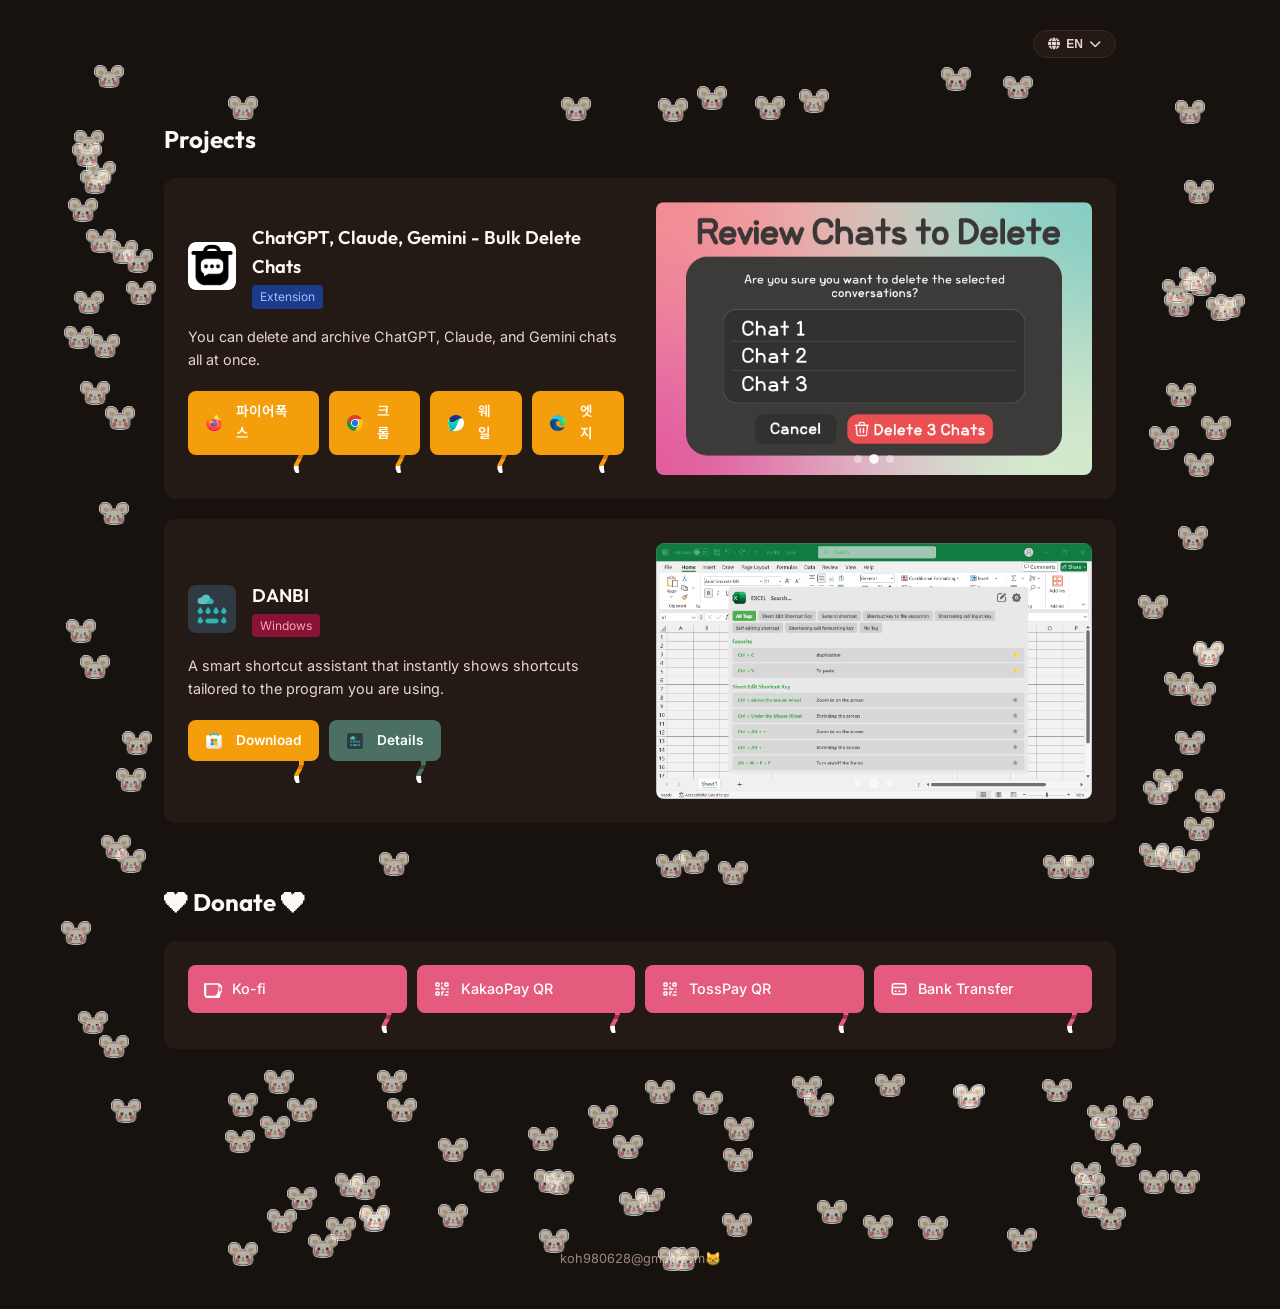
<file: index.html>
<!DOCTYPE html>
<html lang="ko">

<head>
  <meta charset="UTF-8">
  <meta name="viewport" content="width=device-width, initial-scale=1.0">
  <title data-i18n="title">😸LAON</title>
  <link rel="stylesheet" href="style.css">
  <link rel="stylesheet" href="https://cdnjs.cloudflare.com/ajax/libs/font-awesome/6.4.0/css/all.min.css">
</head>

<body>

  <!-- 헤더 프로필 영역 -->
  <header>
    <div class="header-lang-container">
      <button class="header-lang-btn" id="header-lang-btn">
        <i class="fa-solid fa-globe"></i> EN <i class="fa-solid fa-chevron-down"></i>
      </button>
      <div class="header-lang-dropdown" id="header-lang-dropdown">
        <a href="#" class="lang-option" data-lang="en">EN (English)</a>
        <a href="#" class="lang-option" data-lang="ko">KO (한국어)</a>
        <a href="#" class="lang-option" data-lang="ja">JA (日本語)</a>
        <a href="#" class="lang-option" data-lang="zh">ZH (中文)</a>
        <a href="#" class="lang-option" data-lang="es">ES (Español)</a>
        <a href="#" class="lang-option" data-lang="fr">FR (Français)</a>
        <a href="#" class="lang-option" data-lang="de">DE (Deutsch)</a>
        <a href="#" class="lang-option" data-lang="ru">RU (Русский)</a>
      </div>
    </div>
    <!-- 프로필 설명 숨기기
    <div class="header-container">
      <div class="profile-avatar">
        <iframe src="https://giphy.com/embed/NfzERYyiWcXU4" width="150" height="150" frameBorder="0" class="giphy-embed"
          style="border-radius: 50%; pointer-events: none;" allowFullScreen></iframe>
      </div>
      <div class="profile-info">
        <h1 data-i18n="header_welcome">안녕하세요옹~~~ 😸</h1>
        <p data-i18n="header_desc">편리하고 유용한 확장 프로그램과 데스크톱 도구를 제작합니다.<br>후원은 지속적인 서비스 개발과 유지보수에 아주 큰 힘이 됩니다!</p>
      </div>
    -->
    </div>
  </header>

  <!-- 메인 콘텐트 -->
  <main>

    <!-- 1. 프로젝트 소개 섹션 -->
    <section id="projects">
      <h2 data-i18n="sec_projects">프로젝트</h2>
      <div class="projects-grid">
        <article class="glass-card project-card">
          <div class="project-body">
            <div class="project-info-side">
              <div class="project-header">
                <img class="project-logo" src="logo/gpt extension logo.png" alt="Extension Logo">
                <div class="project-title">
                  <h3 data-i18n="project1_title">ChatGPT - GPT 채팅 일괄 보관 및 삭제</h3>
                  <span class="project-badge" data-i18n="badge_extension">확장 프로그램</span>
                </div>
              </div>
              <p class="project-desc" data-i18n="project1_desc">원하는 ChatGPT 대화 탭들을 선택하여 원클릭으로 보관하거나 삭제하는 강력한 생산성 확장
                프로그램입니다.
              </p>
              <div class="project-links">
                <a href="https://addons.mozilla.org/firefox/addon/ai-chats-bulk-delete/" target="_blank"
                  class="btn btn-primary" id="btn-ext-store">
                  <img class="store-svg-icon" src="logo/firefox.svg" alt="Firefox Logo"
                    style="vertical-align: middle; margin-right: 6px;">
                  파이어폭스
                </a>
                <a href="https://chromewebstore.google.com/detail/onkgclhgahifgcmlanepmiodcfbfenig?utm_source=item-share-cb"
                  target="_blank" class="btn btn-primary" id="btn-ext-store">
                  <img class="store-svg-icon" src="logo/chrome.svg" alt="Chrome Logo"
                    style="vertical-align: middle; margin-right: 6px;">
                  크롬
                </a>
                <a href="https://store.whale.naver.com/detail/jankkhgcfgfmhkidgklkialiofajngod" target="_blank"
                  class="btn btn-primary" id="btn-ext-store">
                  <img class="store-svg-icon" src="logo/whale.svg" alt="Whale Logo"
                    style="vertical-align: middle; margin-right: 6px;">
                  웨일
                </a>
                <a href="https://microsoftedge.microsoft.com/addons/detail/cefenfejcmmmejpilemgagpblkdncmoe"
                  target="_blank" class="btn btn-primary" id="btn-ext-store">
                  <img class="store-svg-icon" src="logo/edge.svg" alt="Edge Logo"
                    style="vertical-align: middle; margin-right: 6px;">
                  엣지
                </a>
              </div>
            </div>
            <div class="project-preview-side">
              <div class="project-preview slider-container" style="aspect-ratio: 16 / 10;">
                <div class="slider-wrapper">
                  <img src="Screenshot\이미지1.png" class="slide active" alt="Excel Preview">
                  <img src="Screenshot\이미지2.png" class="slide" alt="Photoshop Preview">
                  <img src="Screenshot\이미지3.png" class="slide" alt="VSCode Preview">
                </div>
                <div class="slider-dots">
                  <span class="dot active" data-index="0"></span>
                  <span class="dot" data-index="1"></span>
                  <span class="dot" data-index="2"></span>
                </div>
              </div>
            </div>
          </div>
        </article>

        <!-- 카드 2: PC 프로그램 -->
        <article class="glass-card project-card">
          <div class="project-body">
            <div class="project-info-side">
              <div class="project-header">
                <img class="project-logo" src="logo/danbi logo.png" alt="PC App Logo">
                <div class="project-title">
                  <h3 data-i18n="project2_title">DANBI-단비</h3>
                  <span class="project-badge pc">Windows</span>
                </div>
              </div>
              <p class="project-desc" data-i18n="project2_desc">내가 사용하는 프로그램에 맞춰 단축키를 즉시 보여주는 똑똑한 단축키 비서입니다.</p>
              <div class="project-links">
                <a href="ms-windows-store://pdp/?productid=9P1VXC5JP772" target="_blank" class="btn btn-primary"
                  id="btn-pc-download">
                  <img class="store-svg-icon" src="logo/windows.svg" alt="Windows Logo">
                  <span data-i18n="btn_download">다운로드</span>
                </a>
                <a href="https://danbi.raon.workers.dev/" target="_blank" class="btn btn-secondary" id="btn-pc-info">
                  <img class="store-svg-icon" src="logo/danbi logo.png" alt="Danbi Logo"
                    style="vertical-align: middle; margin-right: 6px;"><span data-i18n="btn_detail">상세 보기</span>
                </a>
              </div>
            </div>
            <div class="project-preview-side">
              <div class="project-preview slider-container" style="aspect-ratio: 1455 / 855;">
                <div class="slider-wrapper">
                  <img src="Screenshot\danbi-vscode.png" class="slide active" alt="VSCode Preview">
                  <img src="Screenshot\danbi-excel.png" class="slide" alt="Excel Preview">
                  <img src="Screenshot\danbi-photoshop.png" class="slide" alt="Photoshop Preview">
                </div>
                <div class="slider-dots">
                  <span class="dot active" data-index="0"></span>
                  <span class="dot" data-index="1"></span>
                  <span class="dot" data-index="2"></span>
                </div>
              </div>
            </div>
          </div>
        </article>

      </div>
    </section>

    <!-- 2. 후원하기 레이아웃 -->
    <section id="donation">
      <h2 data-i18n="sec_donation">❤ 후원 ❤</h2>
      <div class="donation-layout">

        <!-- 후원 수단 -->
        <div class="glass-card donation-platforms">
          <div>
            <div class="platform-buttons">
              <!-- Ko-fi -->
              <a href="https://ko-fi.com/laon28" target="_blank" class="donation-btn kofi" id="btn-kofi">
                <svg fill="currentColor" viewBox="0 0 24 24">
                  <path
                    d="M23.881 8.948c-.773-4.085-4.859-4.593-4.859-4.593H.723c-.604 0-.679.798-.679.798s-.082 7.324-.022 11.822c.164 12.25 15.351 11.12 15.351 11.12s5.155-.224 5.928-6.194c.773-5.97 3.256-4.908 3.256-8.23 0-3.323-.698-4.723-.698-4.723zm-5.748 7.387c-.822 5.086-4.98 4.723-4.98 4.723H3.023V6.269h13.684s2.855-.181 2.855 3.513c-.001 3.693-1.43 6.553-1.43 6.553zm4.614-2.81c-.575 2.115-2.298 2.236-2.298 2.236V9.066s1.692-.091 2.298 2.024c.604 2.115.575 2.435 0 4.435z" />
                </svg>
                Ko-fi
              </a>
              <!-- Patreon -->
              <!-- <a href="https://patreon.com" target="_blank" class="donation-btn patreon" id="btn-patreon">
                <svg fill="currentColor" viewBox="0 0 24 24">
                  <path
                    d="M0 .008h4.156v23.984H0V.008zm15.719 0c-4.57 0-8.275 3.703-8.275 8.27 0 4.57 3.705 8.276 8.275 8.276 4.561 0 8.281-3.706 8.281-8.275 0-4.568-3.72-8.27-8.281-8.27z" />
                </svg>
                Patreon
              </a> -->
              <!-- 카카오페이 QR -->
              <a href="#" class="donation-btn kakaopay" id="btn-kakaopay">
                <svg fill="none" stroke="currentColor" stroke-width="2" viewBox="0 0 24 24">
                  <path stroke-linecap="round" stroke-linejoin="round"
                    d="M12 4v1m6 11h2m-6 0h-2v4m0-11v3m0 0h.01M12 12h4.01M16 20h4M4 12h4m12 0h.01M5 8h2a1 1 0 001-1V5a1 1 0 00-1-1H5a1 1 0 00-1 1v2a1 1 0 001 1zm12 0h2a1 1 0 001-1V5a1 1 0 00-1-1h-2a1 1 0 00-1 1v2a1 1 0 001 1zM5 20h2a1 1 0 001-1v-2a1 1 0 00-1-1H5a1 1 0 00-1 1v2a1 1 0 001 1z" />
                </svg>
                <span data-i18n="btn_kakaopay">카카오페이 QR</span>
              </a>
              <!-- 토스페이 QR -->
              <a href="#" class="donation-btn tosspay" id="btn-tosspay">
                <svg fill="none" stroke="currentColor" stroke-width="2" viewBox="0 0 24 24">
                  <path stroke-linecap="round" stroke-linejoin="round"
                    d="M12 4v1m6 11h2m-6 0h-2v4m0-11v3m0 0h.01M12 12h4.01M16 20h4M4 12h4m12 0h.01M5 8h2a1 1 0 001-1V5a1 1 0 00-1-1H5a1 1 0 00-1 1v2a1 1 0 001 1zm12 0h2a1 1 0 001-1V5a1 1 0 00-1-1h-2a1 1 0 00-1 1v2a1 1 0 001 1zM5 20h2a1 1 0 001-1v-2a1 1 0 00-1-1H5a1 1 0 00-1 1v2a1 1 0 001 1z" />
                </svg>
                <span data-i18n="btn_tosspay">토스페이 QR</span>
              </a>
              <!-- 계좌 후원 -->
              <a href="#" class="donation-btn bank" id="btn-bank">
                <svg fill="none" stroke="currentColor" stroke-width="2" viewBox="0 0 24 24">
                  <path stroke-linecap="round" stroke-linejoin="round"
                    d="M3 10h18M7 15h1m4 0h1m-7 4h12a3 3 0 003-3V8a3 3 0 00-3-3H6a3 3 0 00-3 3v8a3 3 0 003 3z" />
                </svg>
                <span data-i18n="btn_bank">계좌이체 후원</span>
              </a>


            </div>
          </div>


        </div>

      </div>

      </div>
    </section>

  </main>

  <!-- 3. 계좌이체 모달 -->
  <div class="modal" id="modal-bank">
    <div class="modal-backdrop"></div>
    <div class="modal-content">
      <button class="modal-close" aria-label="닫기">
        <svg width="24" height="24" fill="none" stroke="currentColor" stroke-width="2" viewBox="0 0 24 24">
          <path stroke-linecap="round" stroke-linejoin="round" d="M6 18L18 6M6 6l12 12" />
        </svg>
      </button>
      <h3 data-i18n="modal_bank_title">계좌이체 후원</h3>
      <p style="color: var(--text-secondary); font-size: 0.9rem; margin-top: 8px;" data-i18n="modal_bank_desc">아래 계좌번호로
        따뜻한 마음을 보내주세요.</p>
      <div class="modal-bank-info">
        <div class="modal-bank-title" data-i18n="modal_bank_name">토스</div>
        <div class="modal-bank-account" id="bank-account-number">1000-0604-2530</div>
      </div>
      <button class="btn btn-primary" style="width: 100%;" id="btn-copy-account" data-i18n="modal_bank_copy">계좌번호
        복사하기</button>
    </div>
  </div>
  <!-- 4. 카카오페이 모달 -->
  <div class="modal" id="modal-kakaopay">
    <div class="modal-backdrop"></div>
    <div class="modal-content">
      <button class="modal-close" aria-label="닫기">
        <svg width="24" height="24" fill="none" stroke="currentColor" stroke-width="2" viewBox="0 0 24 24">
          <path stroke-linecap="round" stroke-linejoin="round" d="M6 18L18 6M6 6l12 12" />
        </svg>
      </button>
      <h3 data-i18n="modal_kakaopay_title">카카오페이 QR 코드</h3>
      <p style="color: var(--text-secondary); font-size: 0.9rem; margin-top: 8px;" data-i18n="modal_kakaopay_desc">
        스마트폰으로 스캔하여 간편하게 송금하실 수 있습니다.</p>
      <div class="modal-qr-img">
        <img src="cat\qr.png" alt="카카오페이 QR 코드">
      </div>
    </div>
  </div>
  <!-- 5. 토스페이 모달 -->
  <div class="modal" id="modal-tosspay">
    <div class="modal-backdrop"></div>
    <div class="modal-content">
      <button class="modal-close" aria-label="닫기">
        <svg width="24" height="24" fill="none" stroke="currentColor" stroke-width="2" viewBox="0 0 24 24">
          <path stroke-linecap="round" stroke-linejoin="round" d="M6 18L18 6M6 6l12 12" />
        </svg>
      </button>
      <h3 data-i18n="modal_tosspay_title">토스페이 QR 코드</h3>
      <p style="color: var(--text-secondary); font-size: 0.9rem; margin-top: 8px;" data-i18n="modal_kakaopay_desc">
        스마트폰으로 스캔하여 간편하게 송금하실 수 있습니다.</p>
      <div class="modal-qr-img">
        <img src="cat\qr2.png" alt="토스페이 QR 코드">
      </div>
    </div>  
  </div>

  <!-- 푸터 -->
  <footer>
    <p>koh980628@gmail.com😸</p>
  </footer>

  <script src="app.js"></script>
</body>

</html>
</file>
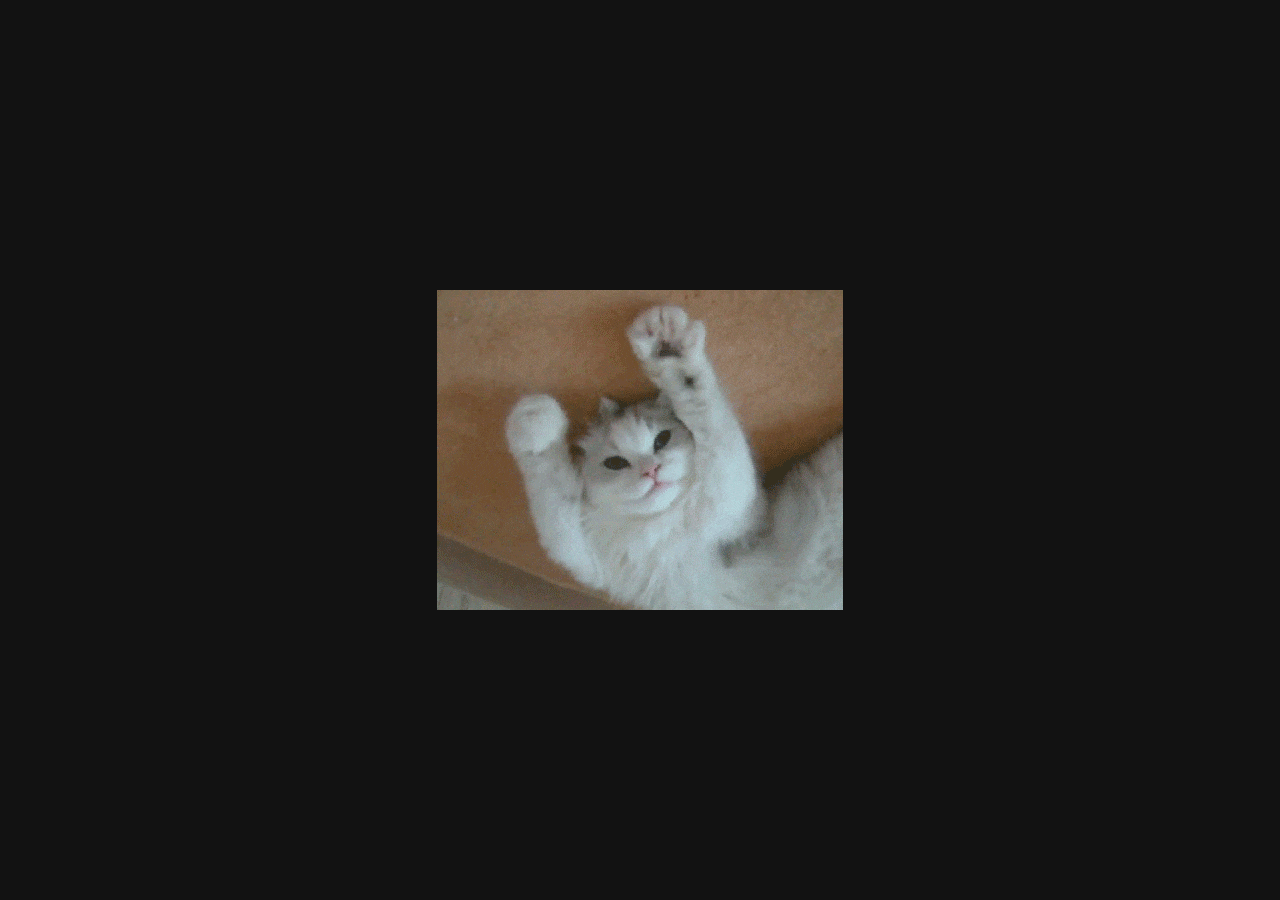
<file: cat/index.html>
<!DOCTYPE html>
<html lang="ko">

<head>
  <meta charset="UTF-8">
  <meta name="viewport" content="width=device-width, initial-scale=1.0">
  <title>Cat</title>
  <style>
    body {
      margin: 0;
      padding: 0;
      display: flex;
      align-items: center;
      justify-content: center;
      min-height: 100vh;
      background-color: #121212;
    }

    img {
      max-width: 100%;
      height: auto;
    }
  </style>
</head>

<body>
  <img src="cat.gif" alt="Cat GIF">
</body>

</html>
</file>
<file: style.css>
@import url('https://fonts.googleapis.com/css2?family=Inter:wght@300;400;500;600;700&family=Outfit:wght@400;600;800&family=Noto+Sans+KR:wght@300;400;500;700&display=swap');

:root {
  --bg-primary: #18120f;
  /* 웜 다크 코코아 */
  --bg-secondary: #241a15;
  /* 부드러운 다크 초콜릿 */
  --bg-tertiary: #3a2a21;
  /* 웜 브라운 */

  --accent-blue: #f59e0b;
  /* 치즈 주황 */
  --accent-cyan: #eab308;
  /* 크림 노랑 */
  --accent-pink: #f43f5e;
  /* 젤리 핑크 */

  --text-primary: #fdf8f5;
  /* 따뜻한 크림 아이보리 */
  --text-secondary: #e6d5cb;
  /* 밀크티 소프트 베이지 */
  --text-muted: #9c8577;
  /* 회갈색 */

  --font-title: 'Outfit', 'Noto Sans KR', sans-serif;
  --font-body: 'Inter', 'Noto Sans KR', sans-serif;

  --transition: all 0.2s ease-in-out;
}

* {
  box-sizing: border-box;
  margin: 0;
  padding: 0;
}

body {
  background-color: var(--bg-primary);
  color: var(--text-primary);
  font-family: var(--font-body);
  line-height: 1.6;
  overflow-x: hidden;
}

/* Header & Profile (Left-aligned & Flex horizontal) */
header {
  max-width: 1000px;
  margin: 0 auto;
  padding: 80px 24px 40px;
  position: relative;
  z-index: 10;
  /* 쥐들이 콘텐츠 뒤로 가도록 설정 */
}

.header-container {
  display: flex;
  align-items: center;
  gap: 32px;
  text-align: left;
}

@media (max-width: 650px) {
  .header-container {
    flex-direction: column;
    align-items: flex-start;
    gap: 20px;
  }
}

/* 둥근모서리 정사각형 아바타 */
.profile-avatar {
  width: 100px;
  height: 100px;
  border-radius: 16px;
  /* 둥근모서리 정사각형 */
  background: var(--bg-secondary);
  display: flex;
  align-items: center;
  justify-content: center;
  flex-shrink: 0;
  overflow: hidden;
}

.profile-avatar img {
  width: 100%;
  height: 100%;
  object-fit: cover;
  border-radius: 16px;
}

.profile-info {
  display: flex;
  flex-direction: column;
  gap: 8px;
}

header h1 {
  font-family: var(--font-title);
  font-size: 2.2rem;
  font-weight: 700;
  color: var(--text-primary);
  line-height: 1.2;
}

header p {
  color: var(--text-secondary);
  font-size: 1rem;
  max-width: 650px;
}

/* Main Container */
main {
  max-width: 1000px;
  margin: 0 auto;
  padding: 0 24px 100px;
  position: relative;
  z-index: 2;
  /* 쥐들이 콘텐츠 뒤로 가도록 설정 */
}

section {
  margin-bottom: 60px;
}

section h2 {
  font-family: var(--font-title);
  font-size: 1.5rem;
  font-weight: 700;
  margin-bottom: 20px;
  color: var(--text-primary);
}

/* Flat Cards (No Borders, Flat BG) */
.glass-card {
  background: var(--bg-secondary);
  border: none;
  /* 테두리 제거 */
  border-radius: 12px;
  padding: 24px;
  box-shadow: none;
  /* 그림자 제거 또는 아주 약하게 */
  transition: var(--transition);
}

.glass-card:hover {
  background: #243046;
  /* 소프트한 밝기 변화만 제공 */
  transform: none;
  /* 움직임 애니메이션 최소화 */
}

/* Projects Grid (1 Row layout per card) */
.projects-grid {
  display: grid;
  grid-template-columns: 1fr;
  /* 한 줄씩 배치 */
  gap: 20px;
}

.project-card {
  display: flex;
  flex-direction: column;
  height: auto;
}

.project-body {
  display: flex;
  align-items: center;
  gap: 32px;
}

.project-info-side {
  flex: 1;
  display: flex;
  flex-direction: column;
}

.project-preview-side {
  flex: 1;
  display: flex;
  justify-content: flex-end;
}

@media (max-width: 768px) {
  .project-body {
    flex-direction: column;
    align-items: stretch;
    gap: 20px;
  }

  .project-preview-side {
    justify-content: center;
  }

  .project-preview {
    max-width: 100% !important;
  }
}

.project-header {
  display: flex;
  align-items: center;
  gap: 16px;
  margin-bottom: 16px;
}

.project-logo {
  width: 48px;
  height: 48px;
  border-radius: 8px;
  object-fit: cover;
}

.project-title h3 {
  font-family: var(--font-title);
  font-size: 1.15rem;
  font-weight: 600;
}

.project-badge {
  display: inline-block;
  font-size: 0.75rem;
  padding: 2px 8px;
  border-radius: 4px;
  background: #1e3a8a;
  color: #93c5fd;
  margin-top: 4px;
}

.project-badge.pc {
  background: #881337;
  color: #fda4af;
}

.project-desc {
  color: var(--text-secondary);
  font-size: 0.9rem;
  margin-bottom: 20px;
}

.project-preview {
  position: relative;
  width: 100%;
  max-width: 440px;
  /* 프리뷰 미디어 최대 너비 지정 */
  height: auto;
  /* aspect-ratio에 맞춰 높이가 조절되도록 수정 */
  border-radius: 8px;
  overflow: hidden;
}

.slider-wrapper {
  position: relative;
  width: 100%;
  height: 100%;
}

.slide {
  position: absolute;
  top: 0;
  left: 0;
  width: 100%;
  height: 100%;
  object-fit: cover;
  /* 컨테이너 비율이 이미지와 일치하므로 cover를 사용해 미세한 렌더링 틈새 방지 */
  opacity: 0;
  transition: opacity 0.4s ease-in-out;
  pointer-events: none;
  z-index: 1;
}

.slide.active {
  opacity: 1;
  pointer-events: auto;
  z-index: 2;
}



/* 슬라이더 인디케이터 도트 */
.slider-dots {
  position: absolute;
  bottom: 12px;
  left: 50%;
  transform: translateX(-50%);
  display: flex;
  gap: 8px;
  z-index: 10;
}

.dot {
  width: 8px;
  height: 8px;
  border-radius: 50%;
  background: rgba(255, 255, 255, 0.4);
  cursor: pointer;
  transition: var(--transition);
}

.dot.active {
  background: var(--text-primary);
  transform: scale(1.2);
}

.project-links {
  display: flex;
  gap: 10px;
}

.btn {
  display: inline-flex;
  align-items: center;
  justify-content: center;
  gap: 8px;
  padding: 10px 18px;
  border-radius: 8px;
  font-size: 0.85rem;
  font-weight: 600;
  text-decoration: none;
  cursor: pointer;
  transition: var(--transition);
  border: none;
  outline: none;
  position: relative;
  /* 고양이 귀 배치를 위한 상대 위치 지정 */
  transform-style: preserve-3d;
  /* 꼬리가 버튼 뒤쪽에 위치하도록 3D 레이어 형성 */
}

.btn-primary {
  background: #f59e0b;
  /* 치즈 주황색 */
  color: #ffffff;
  --cat-color-main: #f59e0b;
  --cat-color-dark: #d97706;
}

.btn-primary:hover {
  background: #d97706;
  /* 더 진한 주황색 */
  --cat-color-main: #d97706;
}

.btn-secondary {
  background: #4b7063;
  /* 세이지 그린 */
  color: #ffffff;
  --cat-color-main: #4b7063;
  --cat-color-dark: #2f473f;
}

.btn-secondary:hover {
  background: #3a574d;
  --cat-color-main: #3a574d;
}

/* Donation Section */
.donation-layout {
  display: grid;
  grid-template-columns: 1fr;
  /* 후원내역 제거되었으므로 1열 배치 */
  gap: 20px;
}

.donation-platforms {
  display: flex;
  flex-direction: column;
  gap: 20px;
}

.platform-group-title {
  font-size: 0.8rem;
  text-transform: uppercase;
  letter-spacing: 0.5px;
  color: var(--text-muted);
  margin-bottom: 8px;
}

.platform-buttons {
  display: grid;
  grid-template-columns: repeat(auto-fit, minmax(170px, 1fr));
  gap: 10px;
  margin-bottom: 12px;
}

.donation-btn {
  display: flex;
  align-items: center;
  gap: 10px;
  padding: 12px 16px;
  border-radius: 8px;
  text-decoration: none;
  font-weight: 500;
  font-size: 0.9rem;
  color: #ffffff;
  /* 가독성을 위한 흰색 글자 */
  background: #e55b7e;
  /* 젤리 핑크 */
  transition: var(--transition);
  border: none;
  position: relative;
  /* 고양이 귀 배치를 위한 상대 위치 지정 */
  transform-style: preserve-3d;
  /* 꼬리가 버튼 뒤쪽에 위치하도록 3D 레이어 형성 */
  --cat-color-main: #e55b7e;
  --cat-color-dark: #a0324f;
}

.donation-btn svg {
  width: 18px;
  height: 18px;
  flex-shrink: 0;
}

.donation-btn:hover {
  background: #c44365;
  color: #ffffff;
  --cat-color-main: #c44365;
}

/* Modals (No Border, Clean Modals) */
.modal {
  position: fixed;
  top: 0;
  left: 0;
  width: 100%;
  height: 100%;
  z-index: 1000;
  display: flex;
  align-items: center;
  justify-content: center;
  opacity: 0;
  pointer-events: none;
  transition: opacity 0.2s ease;
}

.modal.active {
  opacity: 1;
  pointer-events: auto;
}

.modal-backdrop {
  position: absolute;
  top: 0;
  left: 0;
  width: 100%;
  height: 100%;
  background: rgba(15, 23, 42, 0.8);
}

.modal-content {
  position: relative;
  background: var(--bg-secondary);
  border-radius: 12px;
  padding: 24px;
  max-width: 380px;
  width: 90%;
  text-align: center;
  transform: translateY(10px);
  transition: transform 0.2s ease;
  z-index: 1001;
  border: none;
}

.modal.active .modal-content {
  transform: translateY(0);
}

.modal-close {
  position: absolute;
  top: 16px;
  right: 16px;
  background: transparent;
  border: none;
  color: var(--text-muted);
  cursor: pointer;
  padding: 4px;
}

.modal-close:hover {
  color: var(--text-primary);
}

.modal-qr-img {
  width: 200px;
  height: 200px;
  border-radius: 8px;
  margin: 16px auto;
  background: #ffd676;
  padding: 5px;
}

.modal-qr-img img {
  width: 100%;
  height: 100%;
  object-fit: contain;
}

.modal-bank-info {
  margin: 16px 0;
  background: var(--bg-tertiary);
  border-radius: 8px;
  padding: 12px;
}

.modal-bank-title {
  color: var(--text-muted);
  font-size: 0.8rem;
  margin-bottom: 2px;
}

.modal-bank-account {
  font-size: 1.05rem;
  font-weight: 600;
  color: var(--text-primary);
}

/* Toast Alerts */
.toast-container {
  position: fixed;
  bottom: 24px;
  right: 24px;
  z-index: 2000;
  display: flex;
  flex-direction: column;
  gap: 8px;
}

.toast {
  background: var(--bg-secondary);
  color: var(--text-primary);
  padding: 12px 20px;
  border-radius: 6px;
  font-weight: 500;
  font-size: 0.85rem;
  display: flex;
  align-items: center;
  gap: 8px;
  opacity: 0;
  animation: slideIn 0.2s forwards, fadeOut 0.2s 2.8s forwards;
  border: none;
}

@keyframes slideIn {
  to {
    opacity: 1;
  }
}

@keyframes fadeOut {
  to {
    opacity: 0;
  }
}

/* Footer */
footer {
  text-align: center;
  padding: 40px 24px;
  color: var(--text-muted);
  font-size: 0.8rem;
}

/* Store & Platform SVG Icon Styles */
.store-svg-icon {
  width: 16px;
  height: 16px;
  vertical-align: middle;
  margin-right: 6px;
}

/* Custom Cat Cursor */
html,
body {
  cursor: url('cat/커서small21.png') 12 12, auto;
}

a,
button,
[role="button"],
input[type="submit"],
input[type="button"],
.btn,
.dot,
.modal-close,
.donation-btn {
  cursor: url('cat/커서small22.png') 12 12, pointer !important;
}

/* Cat Ears Decoration for Buttons */
/* Left Ear */
.btn::before,
.donation-btn::before {
  content: "";
  position: absolute;
  bottom: 80%;
  /* 버튼 본체 뒤로 들어가도록 보정 */
  left: 12px;
  width: 18px;
  height: 16px;
  /* 버튼의 테마색을 반영한 줄무늬 + 하얀 솜털 끝부분 표현 */
  background: linear-gradient(to bottom,
      var(--cat-color-main, #f59e0b) 100%);
  clip-path: polygon(0% 100%, 32% 16%, 42% 6%, 50% 3%, 58% 6%, 68% 16%, 100% 100%);
  /* 귀 끝 둥글게 클리핑 */
  transition: transform 0.2s cubic-bezier(0.175, 0.885, 0.32, 1.275), background 0.2s ease-in-out;
  transform-origin: bottom center;
  transform: translateZ(-1px);
  /* 버튼 본체 배경 레이어 뒤로 가도록 설정 */
  z-index: -1;
  pointer-events: none;
  display: block;
}

/* Right Ear */
.btn::after,
.donation-btn::after {
  content: "";
  position: absolute;
  bottom: 80%;
  right: 12px;
  width: 18px;
  height: 16px;
  background: linear-gradient(to bottom,
      var(--cat-color-main, #f59e0b) 100%);
  clip-path: polygon(0% 100%, 32% 16%, 42% 6%, 50% 3%, 58% 6%, 68% 16%, 100% 100%);
  /* 귀 끝 둥글게 클리핑 */
  transition: transform 0.2s cubic-bezier(0.175, 0.885, 0.32, 1.275), background 0.2s ease-in-out;
  transform-origin: bottom center;
  transform: translateZ(-1px);
  z-index: -1;
  pointer-events: none;
  display: block;
}

/* Hover effect: ears twitch */
.btn:hover::before,
.donation-btn:hover::before {
  transform: translateZ(-1px) translateY(-2px) scaleY(1.2) rotate(-10deg);
}

.btn:hover::after,
.donation-btn:hover::after {
  transform: translateZ(-1px) translateY(-2px) scaleY(1.2) rotate(10deg);
}

/* Cat Tail Decoration for Buttons */
.cat-tail {
  position: absolute;
  top: 85%;
  /* 버튼 뒷쪽에서 튀어나오는 연출을 위해 약간 위에서 시작 */
  right: 14px;
  /* 버튼 오른쪽 하단에 배치 */
  width: 12px;
  height: 28px;
  /* 버튼 테마 컬러를 반영한 줄무늬 + 하얀 솜털 양끝 표현 */
  background: linear-gradient(to bottom,
      var(--cat-color-main, #f59e0b) 0%,
      var(--cat-color-main, #f59e0b) 35%,
      var(--cat-color-dark, #d97706) 35%,
      var(--cat-color-dark, #d97706) 50%,
      var(--cat-color-main, #f59e0b) 50%,
      var(--cat-color-main, #f59e0b) 75%,
      #ffffff 75%,
      #ffffff 100%);
  /* S자 형태로 꼬리를 클리핑 (일정한 두께, 둥근 끝부분) */
  clip-path: polygon(30% 0%, 70% 0%,
      90% 20%, 90% 35%,
      70% 55%, 50% 70%,
      50% 85%, 55% 95%,
      50% 100%, 40% 100%,
      30% 100%, 20% 95%,
      10% 85%, 10% 70%,
      30% 55%, 50% 35%,
      50% 20%);
  transform-origin: top center;
  z-index: -1;
  /* 버튼 글씨나 요소들 뒤에 숨김 */
  transform: translateZ(-1px);
  /* 부모 background 뒤로 가려지는 Stacking Context 문제 해결 */
  transition: transform 0.3s ease-in-out;
  pointer-events: none;
  /* 클릭 방해 방지 */
}

/* Hover: Wiggle/Wag the tail (살짝 빠르게 0.7s) */
.btn:hover .cat-tail,
.donation-btn:hover .cat-tail {
  animation: catTailWag 0.7s ease-in-out infinite alternate;
}

@keyframes catTailWag {
  0% {
    transform: translateZ(-1px) rotate(-15deg) skewX(-4deg);
  }

  100% {
    transform: translateZ(-1px) rotate(22deg) skewX(6deg);
  }
}

/* Heart Particle Styles for Donation Buttons */
.donation-btn {
  overflow: visible;
}

.heart-particle {
  position: absolute;
  pointer-events: none;
  z-index: -1;
  transform-style: preserve-3d;
  transform: translate3d(0, 0, 0px);
  /* 버튼 뒤로 위치 보정 */
  animation: heartFloat 1s cubic-bezier(0.1, 0.8, 0.3, 1) forwards;
  opacity: 0;
  line-height: 1;
}

@keyframes heartFloat {
  0% {
    transform: translate3d(0, 0, -1px) scale(0.2) rotate(0deg);
    opacity: 0;
  }

  15% {
    opacity: 0.95;
    transform: translate3d(0, 0, -1px) scale(0.6);
  }

  100% {
    transform: translate3d(var(--tx), var(--ty), -1px) scale(1.6) rotate(30deg);
    opacity: 0;
  }
}

/* Background Mice Decoration */
.bg-mouse {
  position: absolute;
  width: 30px;
  height: auto;
  opacity: 0.7;
  /* 배경에 은은하고 자연스럽게 동화되도록 투명도 설정 */
  pointer-events: none;
  /* 사용자 클릭 및 드래그 방해 금지 */
  z-index: 1;
  /* 컨텐츠 아래(배경 위) 배치 */
  transition: transform 0.12s ease-out, opacity 0.3s;
}


/* Button Shiver (Wiggle) Effect on Hover */
.btn:hover,
.donation-btn:hover {
  animation: shiver 0.12s infinite;
}

@keyframes shiver {
  0% {
    transform: translate(0, 0) rotate(0deg);
  }

  25% {
    transform: translate(-1px, -0.5px) rotate(-0.5deg);
  }

  50% {
    transform: translate(1px, 0.5px) rotate(0.5deg);
  }

  75% {
    transform: translate(-0.5px, 1px) rotate(-0.5deg);
  }

  100% {
    transform: translate(0.5px, -1px) rotate(0.5deg);
  }
}

/* Logo Particles for Standard Buttons */
.btn {
  overflow: visible;
}

.logo-particle {
  position: absolute;
  pointer-events: none;
  z-index: -1;
  transform-style: preserve-3d;
  transform: translate3d(0, 0, -1px) scale(0.2) rotate(0deg);
  animation: logoFloat 1s cubic-bezier(0.1, 0.8, 0.3, 1) forwards;
  opacity: 0;
  object-fit: contain;
}

@keyframes logoFloat {
  0% {
    transform: translate3d(0, 0, -1px) scale(0.2) rotate(0deg);
    opacity: 0;
  }

  15% {
    opacity: 0.85;
    transform: translate3d(0, 0, -1px) scale(0.6);
  }

  100% {
    transform: translate3d(var(--tx), var(--ty), -1px) scale(1.4) rotate(45deg);
    opacity: 0;
  }
}

/* Language Selector Dropdown */
.header-lang-container {
  position: absolute;
  top: 30px;
  right: 24px;
  z-index: 500;
  /* 쥐 레이어보다 높게, 모달보다는 낮게 */
}

.header-lang-btn {
  display: inline-flex;
  align-items: center;
  gap: 6px;
  background: var(--bg-secondary);
  color: var(--text-secondary);
  border: 1px solid var(--bg-tertiary);
  padding: 6px 14px;
  border-radius: 20px;
  font-size: 0.75rem;
  font-weight: 600;
  cursor: url('cat/커서small22.png') 12 12, pointer !important;
  transition: var(--transition);
  outline: none;
}

.header-lang-btn:hover {
  background: var(--bg-tertiary);
  color: var(--text-primary);
  border-color: var(--text-muted);
}

.header-lang-dropdown {
  position: absolute;
  top: calc(100% + 8px);
  right: 0;
  background: var(--bg-secondary);
  border: 1px solid var(--bg-tertiary);
  border-radius: 10px;
  width: 145px;
  display: flex;
  flex-direction: column;
  z-index: 10000;
  overflow: hidden;
  opacity: 0;
  pointer-events: none;
  transform: translateY(5px);
  transition: all 0.2s cubic-bezier(0.165, 0.84, 0.44, 1);
  box-shadow: 0 4px 16px rgba(0, 0, 0, 0.6);
}

.header-lang-dropdown.active {
  opacity: 1;
  pointer-events: auto;
  transform: translateY(0);
}

.lang-option {
  display: block;
  padding: 10px 14px;
  color: var(--text-secondary);
  text-decoration: none;
  font-size: 0.78rem;
  transition: var(--transition);
  text-align: left;
  cursor: url('cat/커서small22.png') 12 12, pointer !important;
}

.lang-option:hover {
  background: var(--bg-tertiary);
  color: var(--text-primary);
}
</file>
